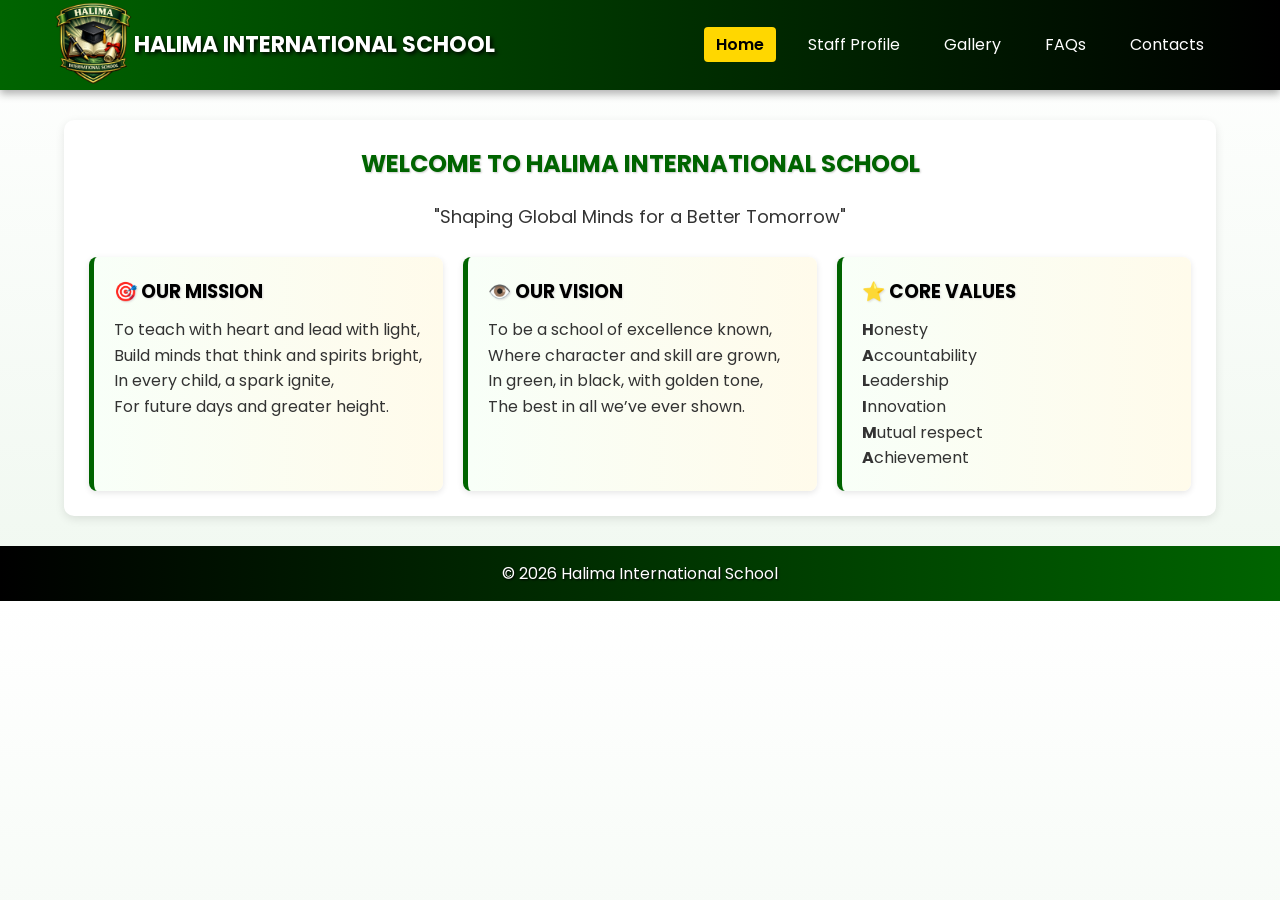
<file: index.html>
<!DOCTYPE html>
<html lang="en">
<head>
    <meta charset="UTF-8">
    <meta name="viewport" content="width=device-width, initial-scale=1.0">
    <title>Our School - Home</title>
    <link rel="stylesheet" href="style.css">
</head>
<body >

<header>
    <div class="logo">
        <div class="badge"><img src="logo2.png" width="100px"></div>
        <h1>HALIMA INTERNATIONAL SCHOOL</h1>
    </div>
    <nav>
          <div class="hamburger" onclick="toggleMenu()">&#9776;</div>
        <ul class="nav-links">
            <li><a href="index.html" class="active">Home</a></li>
            <li><a href="staff.html">Staff Profile</a></li>
            <li><a href="gallery.html">Gallery</a></li>
            <li><a href="faqs.html">FAQs</a></li>
            <li><a href="contacts.html">Contacts</a></li>
        </ul>
    </nav>
</header>

<div class="container" id="home">
    <h2 class="animate-pulse">WELCOME TO HALIMA INTERNATIONAL SCHOOL</h2>
    <p style="text-align:center; font-size:18px; margin-bottom:25px;">
         "Shaping Global Minds for a Better Tomorrow"<br>
    </p>

    <div class="grid-boxes">
        <div class="box">
            <h3>🎯 OUR MISSION</h3>
            <p>
                To teach with heart and lead with light,<br>
                Build minds that think and spirits bright,<br>
                In every child, a spark ignite,<br>
                For future days and greater height.
            </p>
        </div>
        <div class="box">
            <h3>👁️ OUR VISION</h3>
            <p>
                To be a school of excellence known,<br>
                Where character and skill are grown,<br>
                In green, in black, with golden tone,<br>
                The best in all we’ve ever shown.
            </p>
        </div>
        <div class="box">
            <h3>⭐ CORE VALUES</h3>
            <p>
                <strong>H</strong>onesty<br>
                <strong>A</strong>ccountability<br>
                <strong>L</strong>eadership<br>
                <strong>I</strong>nnovation<br>
                <strong>M</strong>utual respect<br>
                <strong>A</strong>chievement<br>
                
            </p>
        </div>
    </div>
</div>

<footer>
    &copy; 2026 Halima International School 
</footer>

<script src="script.js"></script>
</body>
</html>
</file>
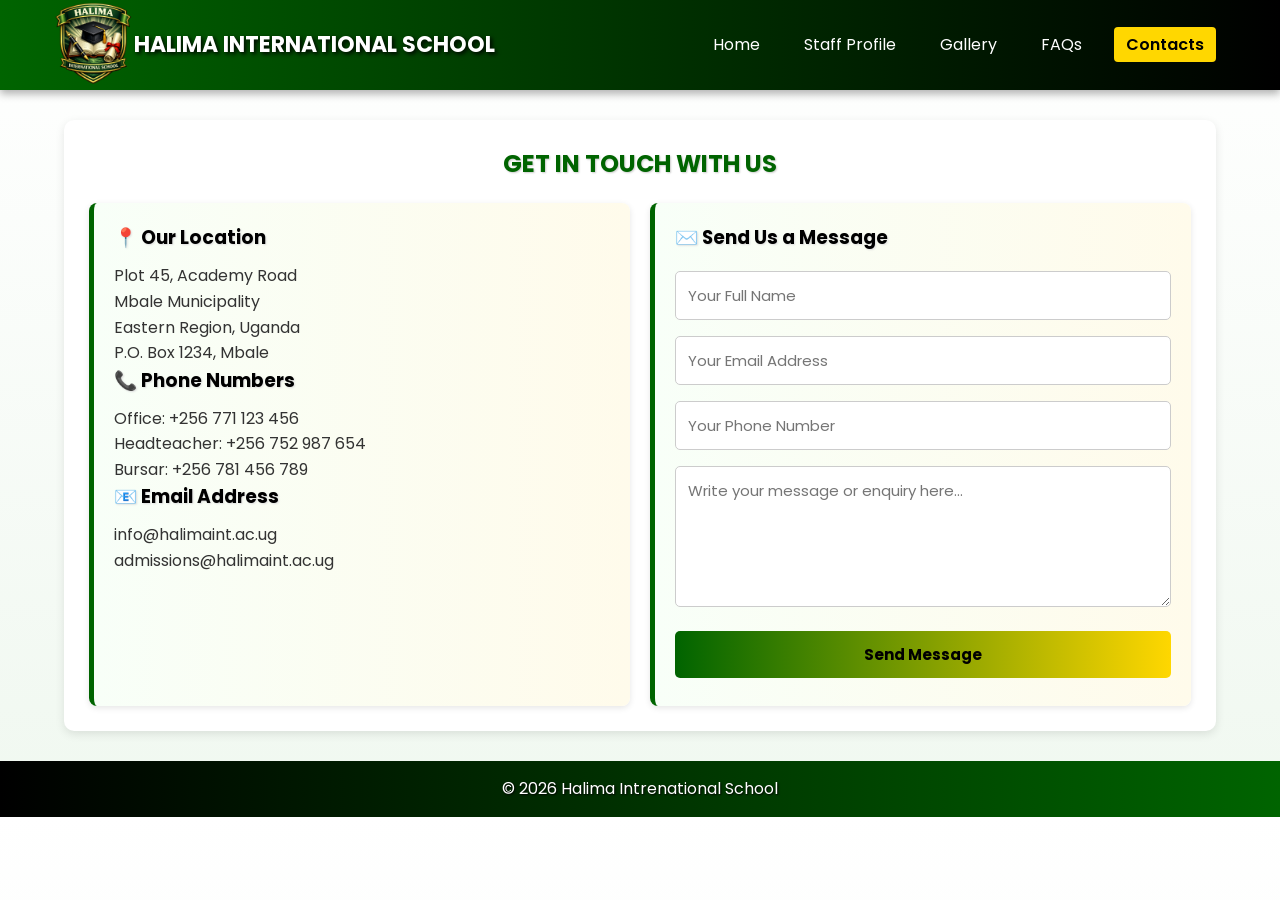
<file: contacts.html>
<!DOCTYPE html>
<html lang="en">
<head>
    <meta charset="UTF-8">
    <meta name="viewport" content="width=device-width, initial-scale=1.0">
    <title>Contact Us - Halima International School</title>
    <link rel="stylesheet" href="style.css">
</head>
<body>

<header>
   <div class="logo">
        <div class="badge"><img src="logo2.png" width="100px"></div>
        <h1>HALIMA INTERNATIONAL SCHOOL</h1>
    </div>

    <nav>
           <div class="hamburger" onclick="toggleMenu()">&#9776;</div>
        <ul class="nav-links">
            <li><a href="index.html">Home</a></li>
            <li><a href="staff.html">Staff Profile</a></li>
            <li><a href="gallery.html">Gallery</a></li>
            <li><a href="faqs.html">FAQs</a></li>
            <li><a href="contacts.html" class="active">Contacts</a></li>
        </ul>
    </nav>
</header>

<div class="container">
    <h2 class="animate-pulse">GET IN TOUCH WITH US</h2>

    <div class="flex-row">
        <div class="box" style="flex:1; min-width:280px;">
            <h3>📍 Our Location</h3>
            <p>Plot 45, Academy Road<br>Mbale Municipality<br>Eastern Region, Uganda<br>P.O. Box 1234, Mbale</p>

            <h3>📞 Phone Numbers</h3>
            <p>Office: +256 771 123 456<br>Headteacher: +256 752 987 654<br>Bursar: +256 781 456 789</p>

            <h3>📧 Email Address</h3>
            <p>info@halimaint.ac.ug<br>admissions@halimaint.ac.ug</p>
        </div>

        <div class="box" style="flex:1; min-width:280px;">
            <h3>✉️ Send Us a Message</h3>
            <form>
                <input type="text" name="fullname" placeholder="Your Full Name" required>
                <input type="email" name="email" placeholder="Your Email Address" required>
                <input type="text" name="phone" placeholder="Your Phone Number">
                <textarea name="message" placeholder="Write your message or enquiry here..." rows="5" required></textarea>
                <button type="submit">Send Message</button>
            </form>
        </div>
    </div>

</div>

<footer>
    &copy; 2026 Halima Intrenational School 
</footer>

<script src="script.js"></script>
</body>
</html>
</file>
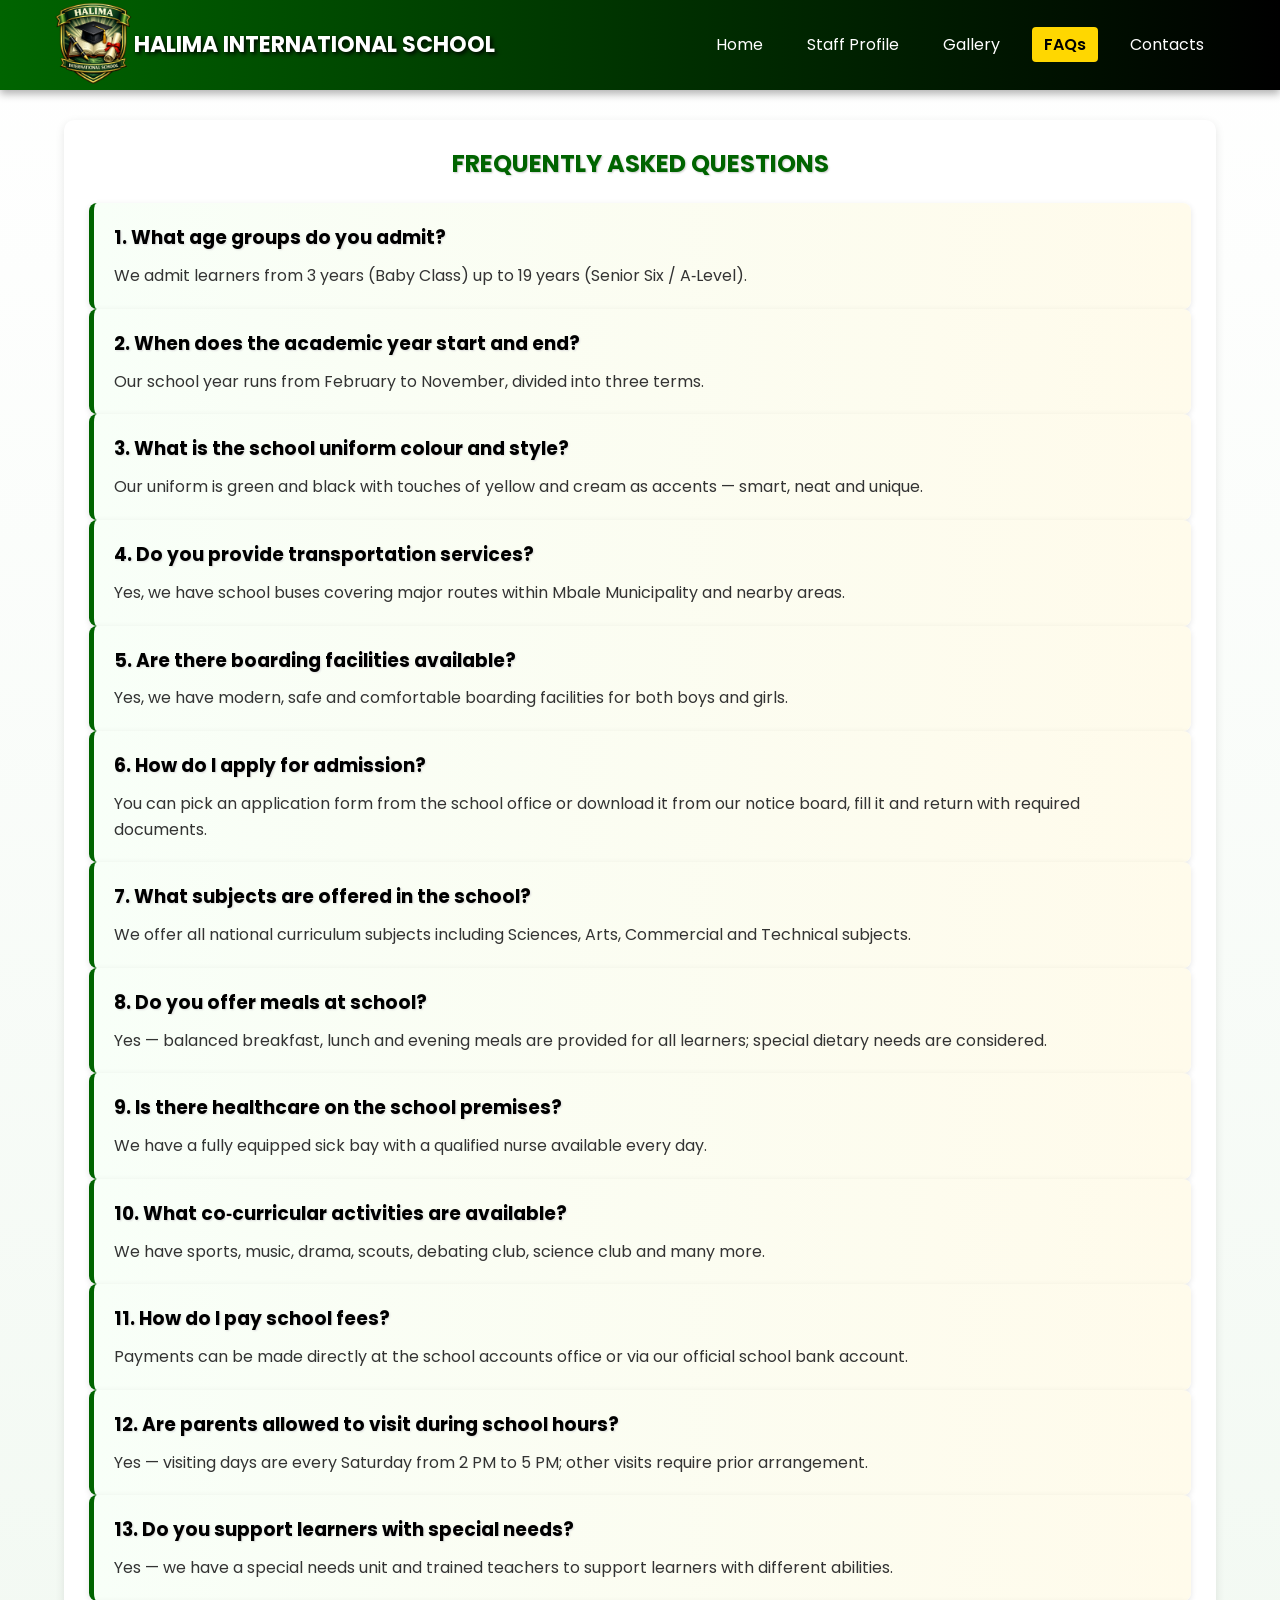
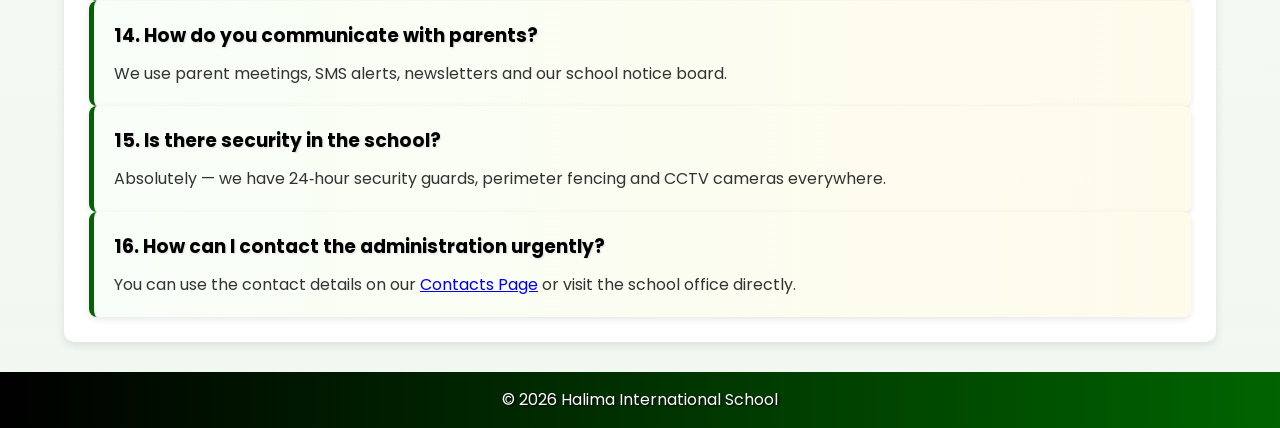
<file: faqs.html>
<!DOCTYPE html>
<html lang="en">
<head>
    <meta charset="UTF-8">
    <meta name="viewport" content="width=device-width, initial-scale=1.0">
    <title>FAQs - Halima International School</title>
    <link rel="stylesheet" href="style.css">
</head>
<body>

<header>
    <div class="logo">
        <div class="badge"><img src="logo2.png" width="100px"></div>
        <h1>HALIMA INTERNATIONAL SCHOOL</h1>
    </div>

    <nav>
          <div class="hamburger" onclick="toggleMenu()">&#9776;</div>
        <ul class="nav-links">
            <li><a href="index.html">Home</a></li>
            <li><a href="staff.html">Staff Profile</a></li>
            <li><a href="gallery.html">Gallery</a></li>
            <li><a href="faqs.html" class="active">FAQs</a></li>
            <li><a href="contacts.html">Contacts</a></li>
        </ul>
    </nav>
</header>

<div class="container">
    <h2 class="animate-pulse">FREQUENTLY ASKED QUESTIONS</h2>

    <div class="box">
        <h3>1. What age groups do you admit?</h3>
        <p>We admit learners from 3 years (Baby Class) up to 19 years (Senior Six / A‑Level).</p>
    </div>

    <div class="box">
        <h3>2. When does the academic year start and end?</h3>
        <p>Our school year runs from February to November, divided into three terms.</p>
    </div>

    <div class="box">
        <h3>3. What is the school uniform colour and style?</h3>
        <p>Our uniform is green and black with touches of yellow and cream as accents — smart, neat and unique.</p>
    </div>

    <div class="box">
        <h3>4. Do you provide transportation services?</h3>
        <p>Yes, we have school buses covering major routes within Mbale Municipality and nearby areas.</p>
    </div>

    <div class="box">
        <h3>5. Are there boarding facilities available?</h3>
        <p>Yes, we have modern, safe and comfortable boarding facilities for both boys and girls.</p>
    </div>

    <div class="box">
        <h3>6. How do I apply for admission?</h3>
        <p>You can pick an application form from the school office or download it from our notice board, fill it and return with required documents.</p>
    </div>

    <div class="box">
        <h3>7. What subjects are offered in the school?</h3>
        <p>We offer all national curriculum subjects including Sciences, Arts, Commercial and Technical subjects.</p>
    </div>

    <div class="box">
        <h3>8. Do you offer meals at school?</h3>
        <p>Yes — balanced breakfast, lunch and evening meals are provided for all learners; special dietary needs are considered.</p>
    </div>

    <div class="box">
        <h3>9. Is there healthcare on the school premises?</h3>
        <p>We have a fully equipped sick bay with a qualified nurse available every day.</p>
    </div>

    <div class="box">
        <h3>10. What co‑curricular activities are available?</h3>
        <p>We have sports, music, drama, scouts, debating club, science club and many more.</p>
    </div>

    <div class="box">
        <h3>11. How do I pay school fees?</h3>
        <p>Payments can be made directly at the school accounts office or via our official school bank account.</p>
    </div>

    <div class="box">
        <h3>12. Are parents allowed to visit during school hours?</h3>
        <p>Yes — visiting days are every Saturday from 2 PM to 5 PM; other visits require prior arrangement.</p>
    </div>

    <div class="box">
        <h3>13. Do you support learners with special needs?</h3>
        <p>Yes — we have a special needs unit and trained teachers to support learners with different abilities.</p>
    </div>

    <div class="box">
        <h3>14. How do you communicate with parents?</h3>
        <p>We use parent meetings, SMS alerts, newsletters and our school notice board.</p>
    </div>

    <div class="box">
        <h3>15. Is there security in the school?</h3>
        <p>Absolutely — we have 24‑hour security guards, perimeter fencing and CCTV cameras everywhere.</p>
    </div>

    <div class="box">
        <h3>16. How can I contact the administration urgently?</h3>
        <p>You can use the contact details on our <a href="contacts.html">Contacts Page</a> or visit the school office directly.</p>
    </div>

</div>

<footer>
    &copy; 2026 Halima International School 
</footer>

<script src="script.js"></script>
</body>
</html>
</file>
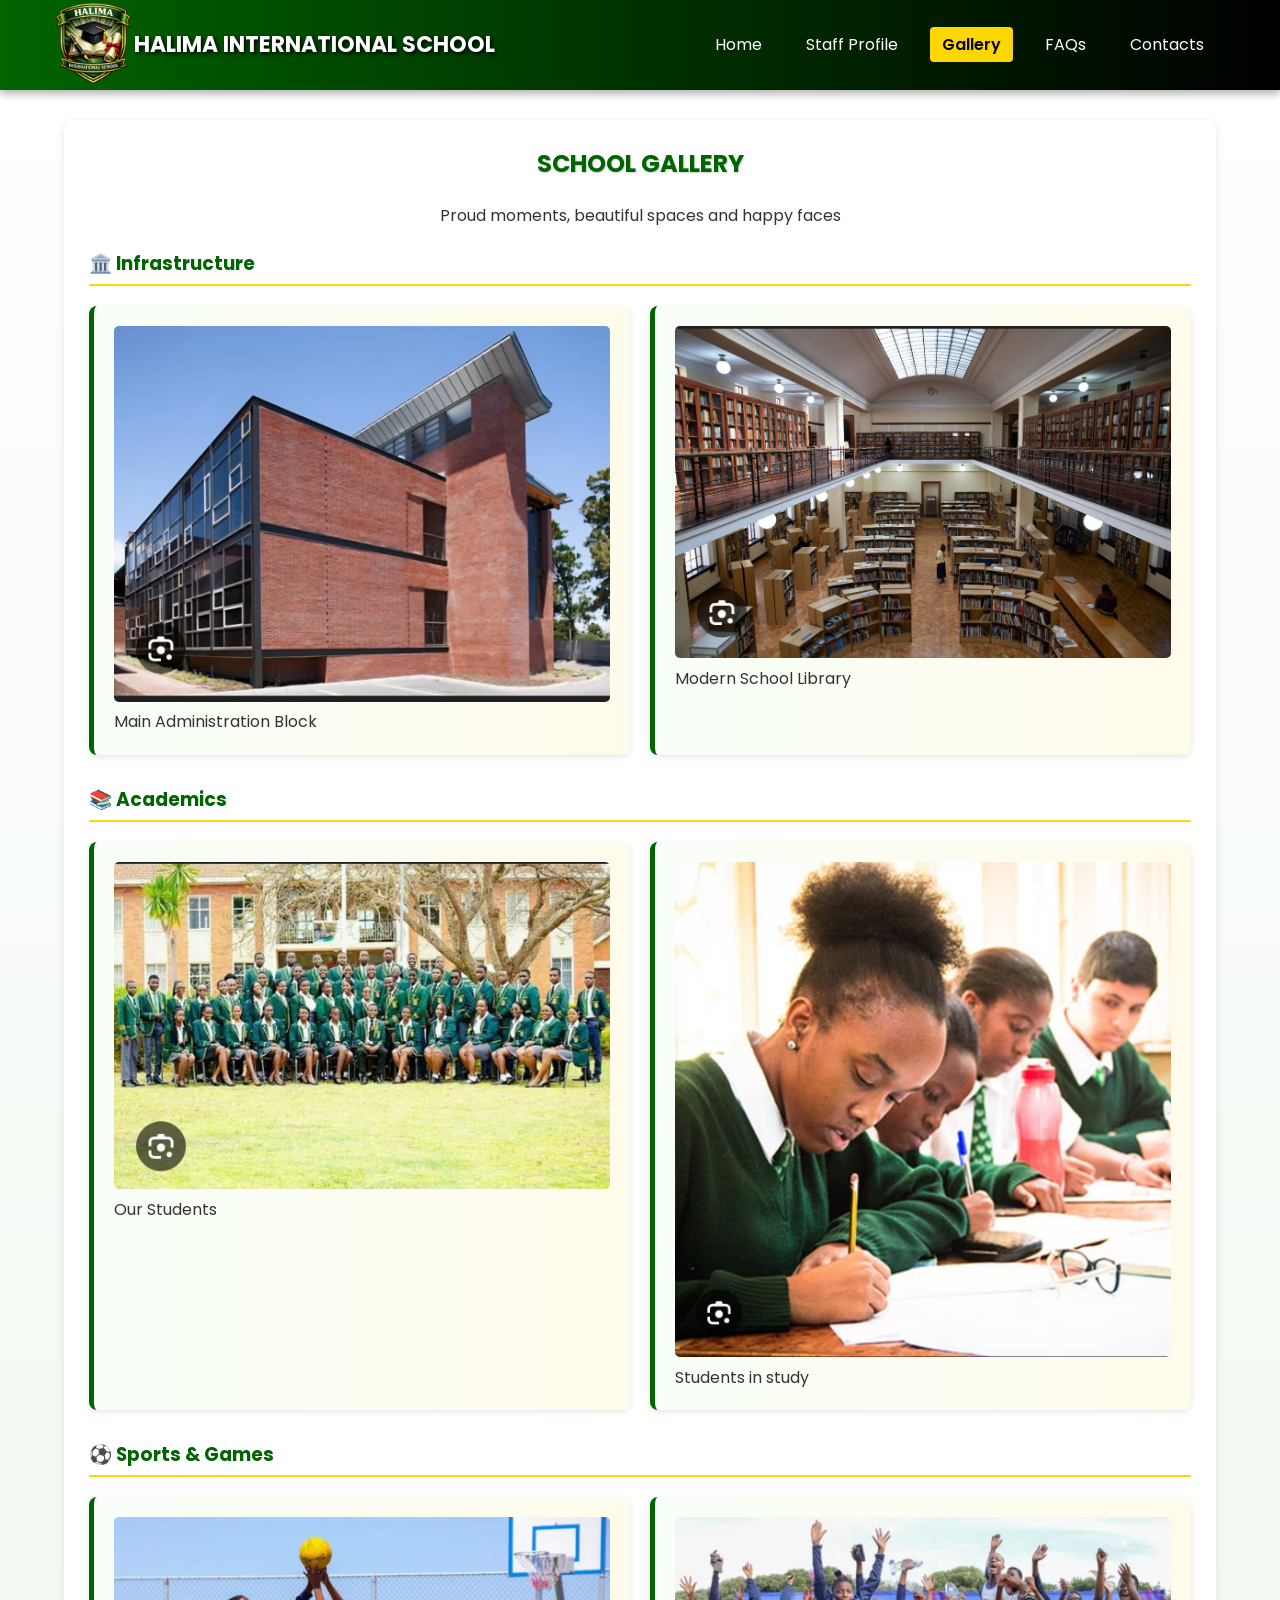
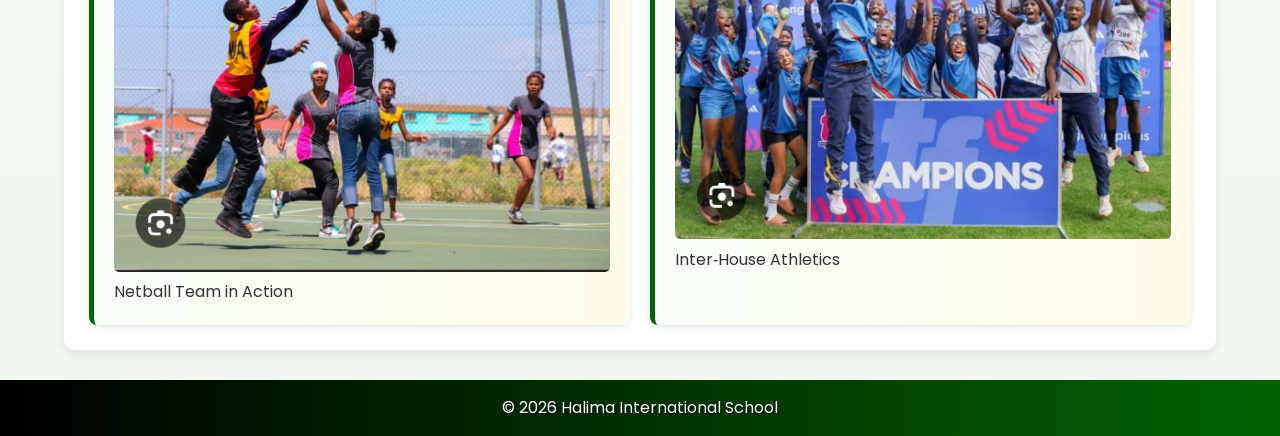
<file: gallery.html>
<!DOCTYPE html>
<html lang="en">
<head>
    <meta charset="UTF-8">
    <meta name="viewport" content="width=device-width, initial-scale=1.0">
    <title>Gallery - Halima Internatioanl school</title>
    <link rel="stylesheet" href="style.css">
</head>
<body>

<header>
    
        <div class="logo">
        <div class="badge"><img src="logo2.png" width="100px"></div>
        <h1>HALIMA INTERNATIONAL SCHOOL</h1>
    </div>

    <nav>
          <div class="hamburger" onclick="toggleMenu()">&#9776;</div>
        <ul class="nav-links">
            <li><a href="index.html">Home</a></li>
            <li><a href="staff.html">Staff Profile</a></li>
            <li><a href="gallery.html" class="active">Gallery</a></li>
            <li><a href="faqs.html">FAQs</a></li>
            <li><a href="contacts.html">Contacts</a></li>
        </ul>
    </nav>
</header>

<div class="container">
    <h2 class="animate-pulse">SCHOOL GALLERY</h2>
    <p style="text-align:center; margin-bottom:20px;">Proud moments, beautiful spaces and happy faces</p>

    <h3 style="color:#006400; border-bottom:2px solid #ffd700; padding-bottom:5px;">🏛️ Infrastructure</h3>
    <div class="grid-boxes">
        <div class="box">
            <img src="infra1.jpeg" alt="School Building" style="width:100%; border-radius:5px;">
            <p>Main Administration Block</p>
        </div>
        <div class="box">
            <img src="lib1.jpeg" alt="Library" style="width:100%; border-radius:5px;">
            <p>Modern School Library</p>
        </div>
         
            
       
    </div>

    <h3 style="color:#006400; border-bottom:2px solid #ffd700; padding-bottom:5px; margin-top:30px;">📚 Academics</h3>
    <div class="grid-boxes">
        <div class="box">
            <img src="stu1.jpeg" alt="Students in study" style="width:100%; border-radius:5px;">
            <p>Our Students</p>
        </div>
        <div class="box">
            <img src="stu2.jpeg" alt="students in class" style="width:100%; border-radius:5px;">
            <p>Students in study</p>
        </div>
        
    </div>

     

    <h3 style="color:#006400; border-bottom:2px solid #ffd700; padding-bottom:5px; margin-top:30px;">⚽ Sports & Games</h3>
    <div class="grid-boxes">
        <div class="box">
            <img src="sp1.jpeg" alt="Football" style="width:100%; border-radius:5px;">
            <p>Netball Team in Action</p>
        </div>
        <div class="box">
            <img src="sp2.jpeg" alt="Athletics" style="width:100%; border-radius:5px;">
            <p>Inter‑House Athletics</p>
        </div>
        
    </div>
 
    </div>

</div>

<footer>
    &copy; 2026 Halima International School 
</footer>


<script src="script.js"></script>
</body>
</html>
</file>
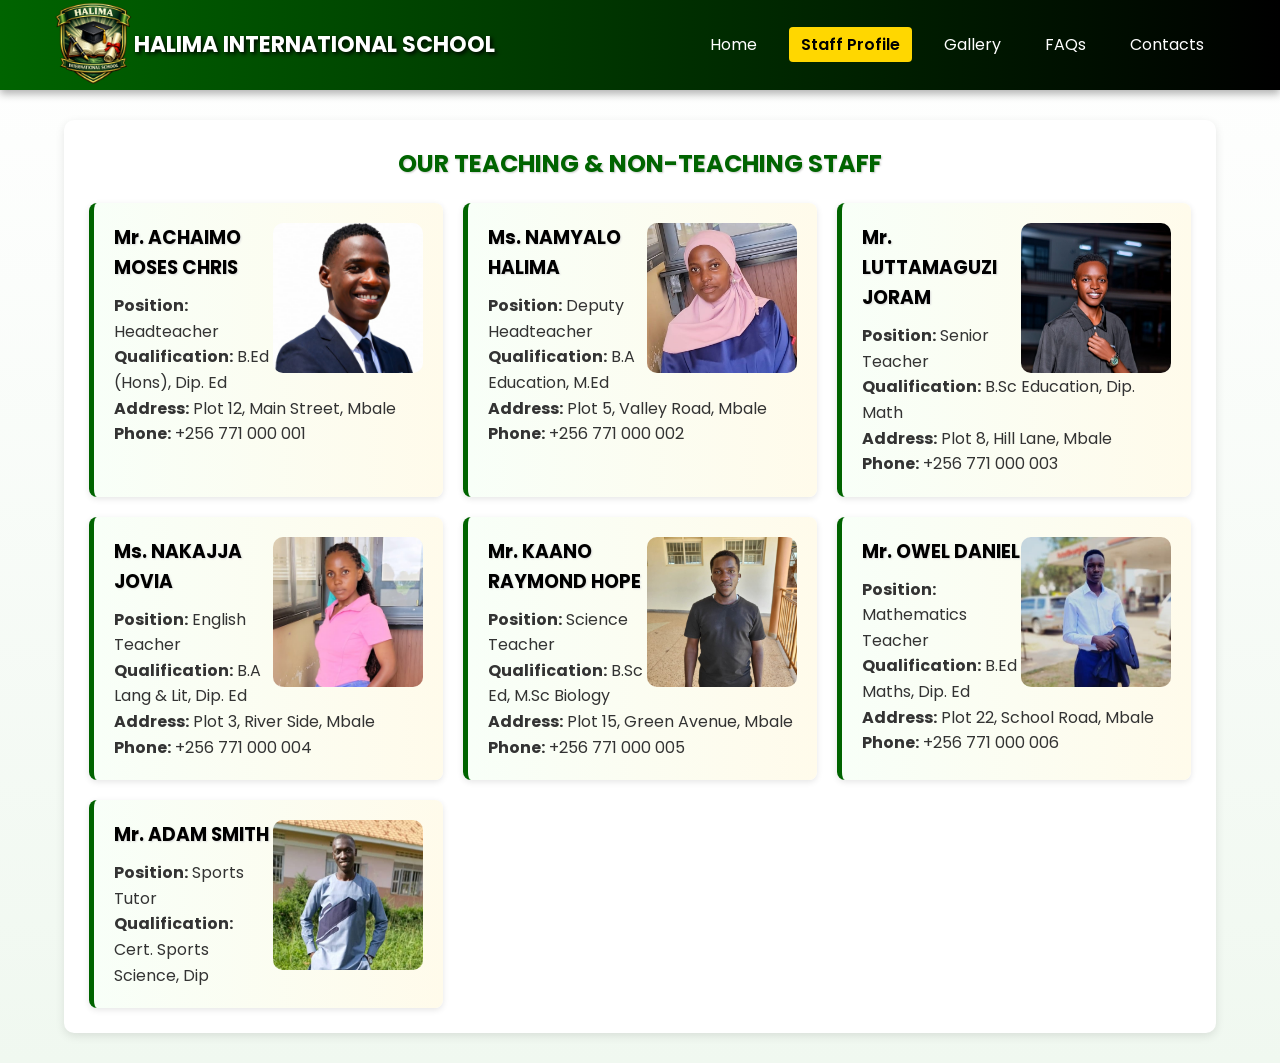
<file: staff.html>
<!DOCTYPE html>
<html lang="en">
<head>
    <meta charset="UTF-8">
    <meta name="viewport" content="width=device-width, initial-scale=1.0">
    <title>Staff Profile</title>
    <link rel="stylesheet" href="style.css">
</head>
<body>

<header>
     <div class="logo">
        <div class="badge"><img src="logo2.png" width="100px"></div>
        <h1>HALIMA INTERNATIONAL SCHOOL</h1>
    </div>


         
     
    <nav>
          <div class="hamburger" onclick="toggleMenu()">&#9776;</div>
        <ul class="nav-links">
            <li><a href="index.html">Home</a></li>
            <li><a href="staff.html" class="active">Staff Profile</a></li>
            <li><a href="gallery.html">Gallery</a></li>
            <li><a href="faqs.html">FAQs</a></li>
            <li><a href="contacts.html">Contacts</a></li>
        </ul>
    </nav>
</header>

<div class="container">
    <h2>OUR TEACHING & NON-TEACHING STAFF</h2>

    <div class="grid-boxes">
        <!-- STAFF 1 -->
        <div class="box">
	    <img src="chris2.jpeg" height="150px" style="float:right; border-radius:10px;">
            <h3>Mr. ACHAIMO MOSES CHRIS</h3>
            <p><strong>Position:</strong> Headteacher</p>
            <p><strong>Qualification:</strong> B.Ed (Hons), Dip. Ed</p>
            <p><strong>Address:</strong> Plot 12, Main Street, Mbale</p>
            <p><strong>Phone:</strong> +256 771 000 001</p>
        </div>
        <!-- STAFF 2 -->
        <div class="box">
	    <img src="halima2.jpeg" height="150px" style="float:right; border-radius:10px;">


            <h3>Ms. NAMYALO HALIMA</h3>
            <p><strong>Position:</strong> Deputy Headteacher</p>
            <p><strong>Qualification:</strong> B.A Education, M.Ed</p>
            <p><strong>Address:</strong> Plot 5, Valley Road, Mbale</p>
            <p><strong>Phone:</strong> +256 771 000 002</p>
        </div>
        <!-- STAFF 3 -->
        <div class="box">
            <img src="jorel2.jpeg" height="150px" style="float:right; border-radius:10px;">

            <h3>Mr. LUTTAMAGUZI JORAM</h3>
            <p><strong>Position:</strong> Senior Teacher</p>
            <p><strong>Qualification:</strong> B.Sc Education, Dip. Math</p>
            <p><strong>Address:</strong> Plot 8, Hill Lane, Mbale</p>
            <p><strong>Phone:</strong> +256 771 000 003</p>
        </div>
        <!-- STAFF 4 -->
        <div class="box">
            <img src="jovia.jpeg" height="150px" style="float:right; border-radius:10px;">

            <h3>Ms. NAKAJJA JOVIA</h3>
            <p><strong>Position:</strong> English Teacher</p>
            <p><strong>Qualification:</strong> B.A Lang & Lit, Dip. Ed</p>
            <p><strong>Address:</strong> Plot 3, River Side, Mbale</p>
            <p><strong>Phone:</strong> +256 771 000 004</p>
        </div>
        <!-- STAFF 5 -->
        <div class="box">
            <img src="ray.jpeg" height="150px" style="float:right; border-radius:10px;">

            <h3>Mr. KAANO RAYMOND HOPE</h3>
            <p><strong>Position:</strong> Science Teacher</p>
            <p><strong>Qualification:</strong> B.Sc Ed, M.Sc Biology</p>
            <p><strong>Address:</strong> Plot 15, Green Avenue, Mbale</p>
            <p><strong>Phone:</strong> +256 771 000 005</p>
        </div>
        <!-- STAFF 6 -->
        <div class="box">
            <img src="dan.jpeg" height="150px" style="float:right; border-radius:10px;">

            <h3>Mr. OWEL DANIEL</h3>
            <p><strong>Position:</strong> Mathematics Teacher</p>
            <p><strong>Qualification:</strong> B.Ed Maths, Dip. Ed</p>
            <p><strong>Address:</strong> Plot 22, School Road, Mbale</p>
            <p><strong>Phone:</strong> +256 771 000 006</p>
        </div>
        <!-- STAFF 7 -->
        <div class="box">
            <img src="adam.jpeg" height="150px" style="float:right; border-radius:10px;">

            <h3>Mr. ADAM SMITH</h3>
            <p><strong>Position:</strong> Sports Tutor</p>
            <p><strong>Qualification:</strong> Cert. Sports Science, Dip
</file>
<file: style.css>
/* === WEB FONTS === */
@import url('https://fonts.googleapis.com/css2?family=Poppins:wght@300;400;600;700&display=swap');

* {
    margin: 0;
    padding: 0;
    box-sizing: border-box;
    font-family: 'Poppins', sans-serif;
}

body {
    /* === GRADIENT BACKGROUND === */
    background: linear-gradient(to bottom, #ffffff, #f0f8f0);
    color: #333;
    line-height: 1.6;
    
}


/* === HEADER WITH LOGO === */
header {
    /* === GRADIENT === */
    background: linear-gradient(90deg, #006400, #000000); /* Green to Black */
    color: #fff;
    padding: 15px 5%;
    display: flex;
    justify-content: space-between;
    align-items: center;
    box-shadow: 0 4px 8px rgba(0,0,0,0.3);
}

.logo {
    display: flex;
    align-items: center;
    gap: 10px;
}
/* === SCHOOL BADGE/LOGO === */
.badge {
    width: 60px;
    height: 60px;
    border-radius: 50%;
    background: linear-gradient(45deg, #006400, #ffd700, #000000); /* Green, Yellow, Black */
    display: flex;
    align-items: center;
    justify-content: center;
    color: white;
    font-weight: bold;
    font-size: 20px;
    border: 3px solid #fff;
    /* === TRANSITION === */
    transition: transform 0.5s ease;
}

.badge:hover {
    transform: rotate(360deg);
}

header h1 {
    /* === TEXT SHADOW === */
    text-shadow: 2px 2px 4px #000000;
    font-size: 22px;
}

/* === NAVIGATION & HAMBURGER MENU === */
nav {
    position: relative;
}

.nav-links {
    display: flex;
    gap: 20px;
    list-style: none;
}

.nav-links a {
    color: white;
    text-decoration: none;
    padding: 6px 12px;
    border-radius: 4px;
    /* === TRANSITION === */
    transition: all 0.3s ease;
}

.nav-links a:hover, .nav-links a.active {
    background: #ffd700; /* Yellow */
    color: #000;
    font-weight: 600;
}

.hamburger {
    display: none;
    font-size: 26px;
    cursor: pointer;
    color: white;
}

/* === MAIN CONTENT === */
.container {
    width: 90%;
    max-width: 1200px;
    margin: 30px auto;
    background: white;
    padding: 25px;
    border-radius: 10px;
    box-shadow: 0 3px 10px rgba(0,0,0,0.1);
}

h2 {
    text-align: center;
    color: #006400;
    margin-bottom: 20px;
    /* === TEXT SHADOW === */
    text-shadow: 1px 1px 2px #ccc;
    /* === ANIMATION === */
    animation: fadeIn 1.2s ease;
}

/* === ANIMATION KEYFRAMES === */
@keyframes fadeIn {
    from { opacity: 0; transform: translateY(-15px); }
    to { opacity: 1; transform: translateY(0); }
}

@keyframes pulse {
    0% { transform: scale(1); }
    50% { transform: scale(1.02); }
    100% { transform: scale(1); }
}

.animate-pulse {
    animation: pulse 3s infinite;
}

/* === GRID LAYOUT === */
.grid-boxes {
    display: grid;
    grid-template-columns: repeat(auto-fit, minmax(280px, 1fr));
    gap: 20px;
    margin-top: 20px;
}

.box {
    padding: 20px;
    border-radius: 8px;
    border-left: 5px solid #006400;
    background: linear-gradient(to right, #f8fff8, #fffbeb); /* Light green to cream */
    box-shadow: 0 2px 6px rgba(0,0,0,0.1);
    /* === TRANSITION === */
    transition: box-shadow 0.3s ease;
}

.box:hover {
    box-shadow: 0 5px 15px rgba(0,0,0,0.2);
}

.box h3 {
    color: #000;
    margin-bottom: 10px;
    /* === TEXT SHADOW === */
    text-shadow: 1px 1px 2px #ddd;
}

/* === FLEXBOX === */
.flex-row {
    display: flex;
    flex-wrap: wrap;
    gap: 20px;
    justify-content: center;
    margin-top: 20px;
}

/* === FORM STYLES === */
form {
    max-width: 600px;
    margin: auto;
}

input, textarea, button {
    width: 100%;
    padding: 12px;
    margin: 8px 0;
    border: 1px solid #ccc;
    border-radius: 5px;
    font-size: 15px;
}

button {
    background: linear-gradient(90deg, #006400, #ffd700);
    color: black;
    font-weight: bold;
    border: none;
    cursor: pointer;
    /* === TRANSITION === */
    transition: transform 0.3s ease;
}

button:hover {
    transform: scale(1.03);
}

/* === FOOTER === */
footer {
    background: linear-gradient(90deg, #000, #006400);
    color: white;
    text-align: center;
    padding: 15px;
    margin-top: 30px;
    /* === TEXT SHADOW === */
    text-shadow: 1px 1px 2px #000;
}

/* === MEDIA QUERIES (Responsive) === */
@media (max-width: 768px) {
    .nav-links {
        position: absolute;
        top: 55px;
        left: -100px;
        right: 0;
        background: #000;
        flex-direction: column;
        text-align: center;
        display: none;
        padding: 10px 0;
        z-index: 10;
    }

    .nav-links.show {
        display: flex;
    }

    .hamburger {
        display: block;
    }

    header h1 {
        font-size: 18px;
    }
}
</file>
